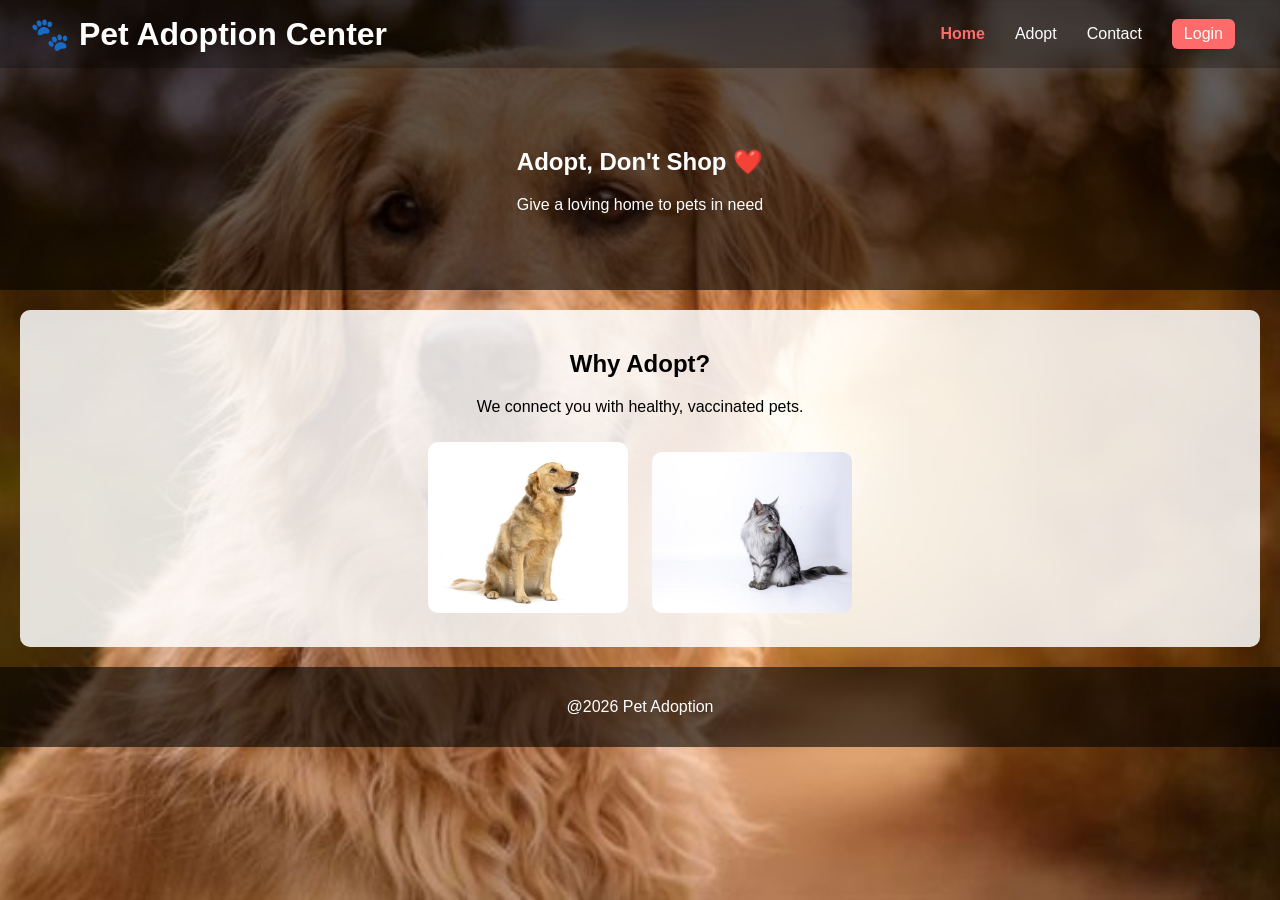
<file: index.html>
<!DOCTYPE html>
<html>
<head>
  <title>Pet Adoption</title>
  <link rel="stylesheet" href="style.css">
</head>
<body>

<header>
  <h1>🐾 Pet Adoption Center</h1>
  <nav>
    <a href="index.html" class="active">Home</a>
    <a href="pets.html">Adopt</a>
    <a href="contact.html">Contact</a>
    <a href="login.html" class="login-btn">Login</a>
  </nav>
</header>

<section class="hero">
  <h2>Adopt, Don't Shop ❤️</h2>
  <p>Give a loving home to pets in need</p>
</section>

<section class="about">
  <h2>Why Adopt?</h2>
  <p>We connect you with healthy, vaccinated pets.</p>

  <img src="dog4.jpg">
  <img src="cat2.jpg">
</section>

<footer>
  <p>@2026 Pet Adoption</p>
</footer>

</body>
</html>
</file>
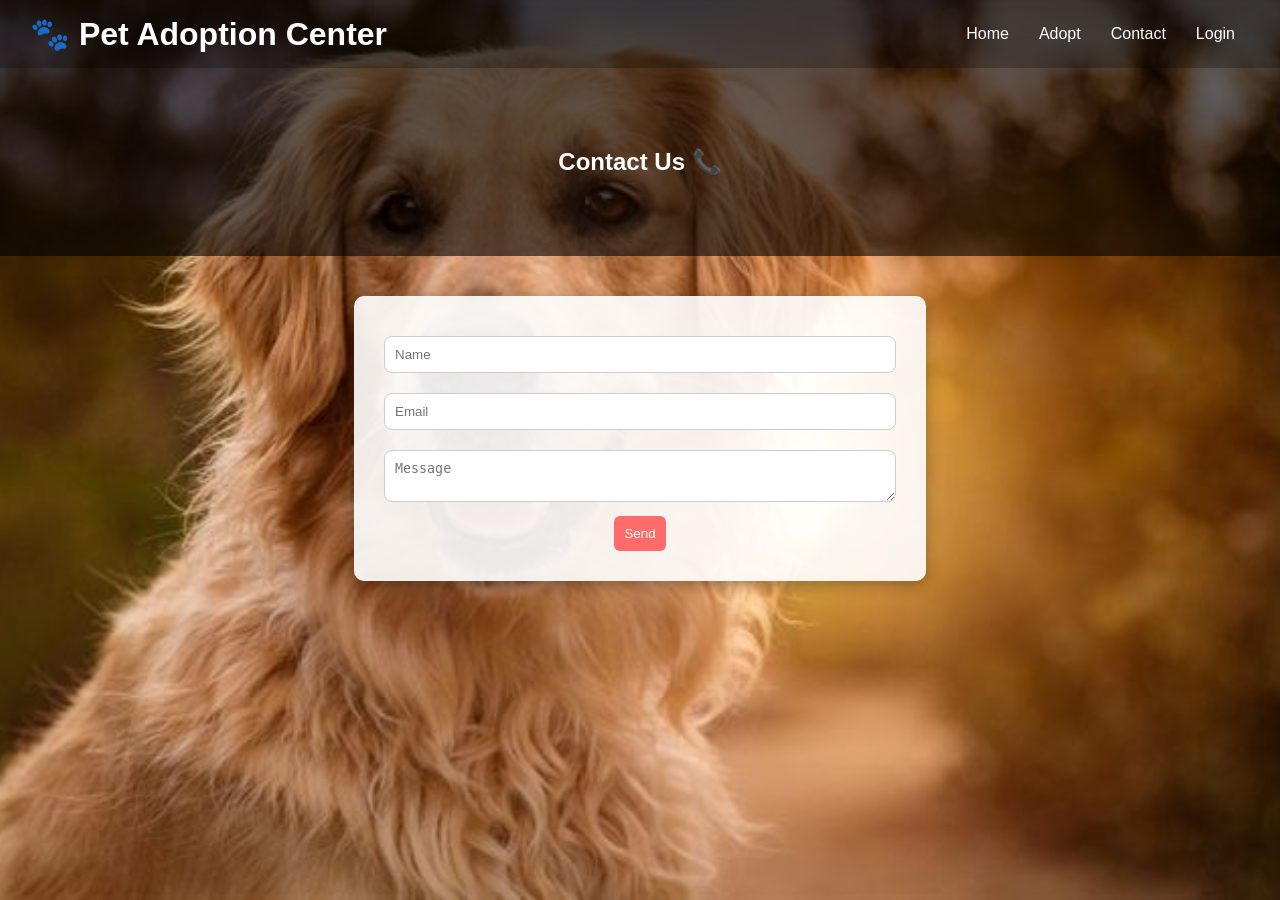
<file: contact.html>
<!DOCTYPE html>
<html>
<head>
  <title>Contact</title>
  <link rel="stylesheet" href="style.css">
</head>
<body>

<header>
  <h1>🐾 Pet Adoption Center</h1>
 <nav>
  <a href="index.html">Home</a>
  <a href="pets.html">Adopt</a>
  <a href="contact.html">Contact</a>
  <a href="login.html">Login</a>
</nav>
</header>
<section class="hero">
  <h2>Contact Us 📞</h2>
</section>

<form onsubmit="return submitForm()" class="form">
  <input type="text" placeholder="Name" required>
  <input type="email" placeholder="Email" required>
  <textarea placeholder="Message"></textarea>
  <button type="submit">Send</button>
</form>

<script src="script.js"></script>
</body>
</html>
</file>
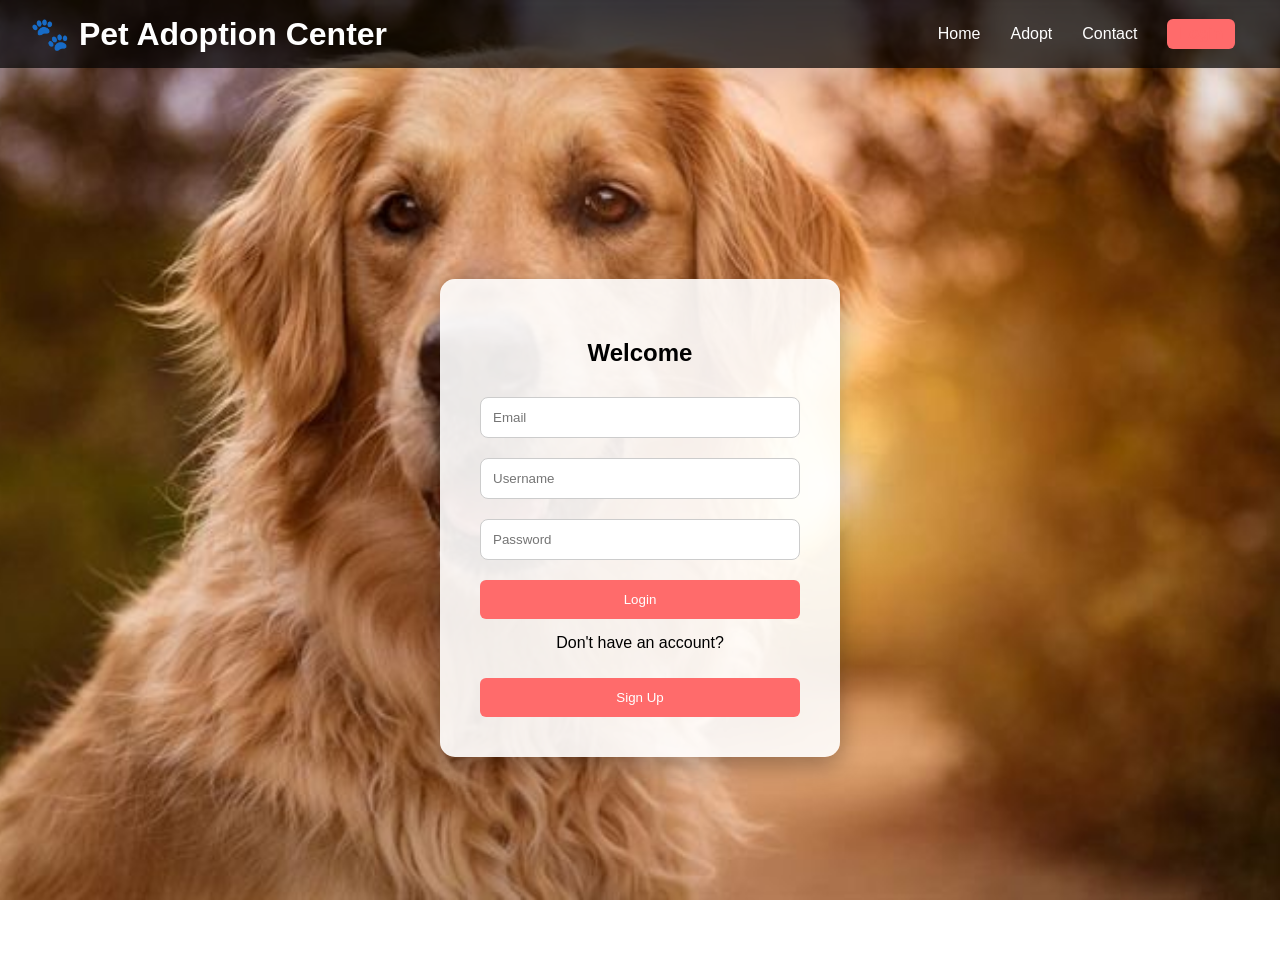
<file: login.html>
<!DOCTYPE html>
<html>
<head>
  <title>Login</title>
  <link rel="stylesheet" href="style.css">
</head>
<body>

<header>
  <h1>🐾 Pet Adoption Center</h1>
  <nav>
    <a href="index.html">Home</a>
    <a href="pets.html">Adopt</a>
    <a href="contact.html">Contact</a>
    <a href="login.html" class="active login-btn">Login</a>
  </nav>
</header>

<div class="login-container">
  <div class="login-box">
    <h2>Welcome </h2>

    <form onsubmit="return loginUser()">

      <input type="email" id="email" placeholder="Email" required>

      <input type="text" id="username" placeholder="Username" required>


      <input type="password" id="password" placeholder="Password" required>

      <button type="submit">Login</button>
    </form>

    <p style="margin-top: 15px;">Don't have an account?</p>
    <button onclick="goToSignup()">Sign Up</button>

  </div>
</div>

<script src="script.js"></script>
</body>
</html>
</file>
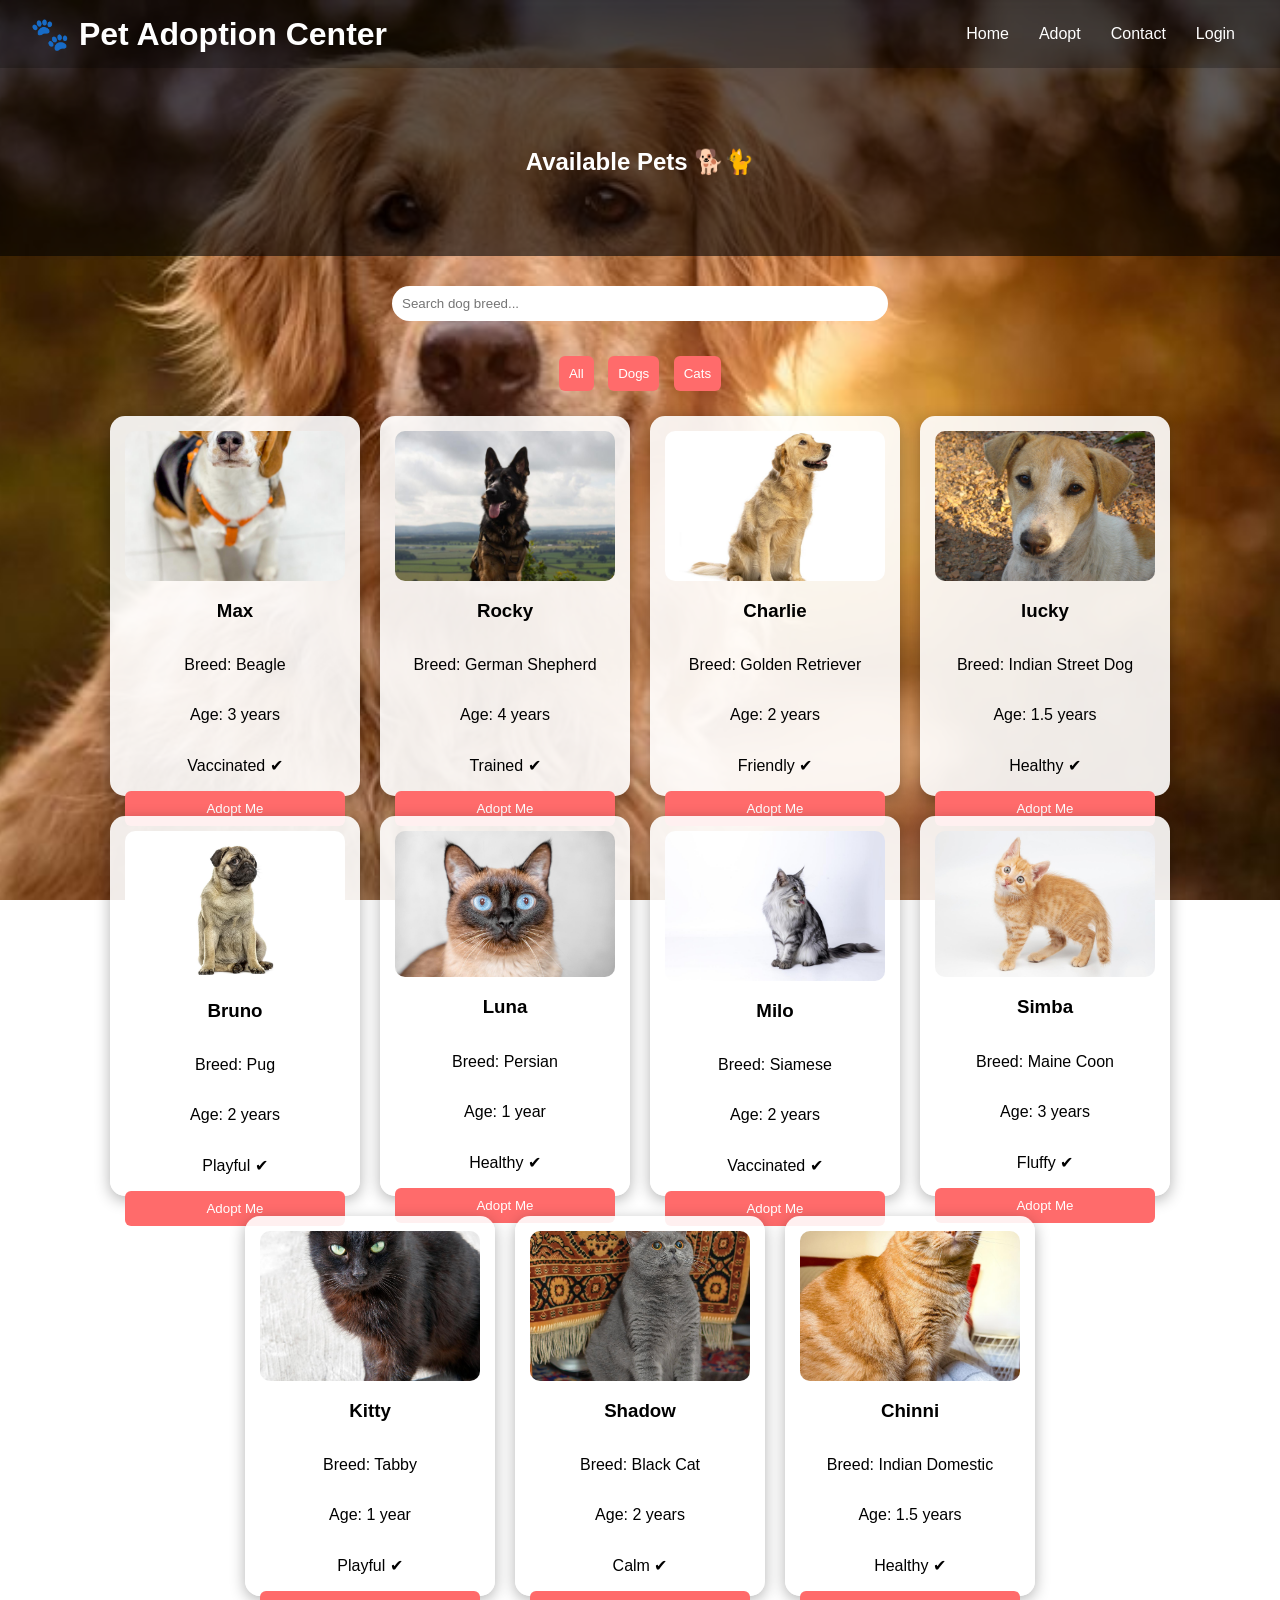
<file: pets.html>
<!DOCTYPE html>
<html>
<head>
  <title>Adopt Pets</title>
  <link rel="stylesheet" href="style.css">
</head>
<body>

<header>
  <h1>🐾 Pet Adoption Center</h1>
 <nav>
  <a href="index.html">Home</a>
  <a href="pets.html">Adopt</a>
  <a href="contact.html">Contact</a>
  <a href="login.html">Login</a>
</nav>
</header>
<section class="hero">
  <h2>Available Pets 🐕🐈</h2>
</section>
<div class="search-box">
  <input type="text" id="searchInput" placeholder="Search dog breed..." onkeyup="searchPets()">
</div>

<div class="filter">
  <button onclick="filterPets('all')">All</button>
  <button onclick="filterPets('dog')">Dogs</button>
  <button onclick="filterPets('cat')">Cats</button>
</div>

<section class="pets-container">

  

  
<div class="pet-card dog">
  <img src="dog2.jpg">
  <h3>Max</h3>
  <p>Breed: Beagle</p>
  <p>Age: 3 years</p>
  <p>Vaccinated ✔</p>
  <button onclick="adoptPet('Max')">Adopt Me</button>
</div>

<div class="pet-card dog">
  <img src="dog3.jpg">
  <h3>Rocky</h3>
  <p>Breed: German Shepherd</p>
  <p>Age: 4 years</p>
  <p>Trained ✔</p>
  <button onclick="adoptPet('Rocky')">Adopt Me</button>
</div>

<div class="pet-card dog">
  <img src="dog4.jpg">
  <h3>Charlie</h3>
  <p>Breed: Golden Retriever</p>
  <p>Age: 2 years</p>
  <p>Friendly ✔</p>
  <button onclick="adoptPet('Charlie')">Adopt Me</button>
</div>

<div class="pet-card dog">
  <img src="dog5.jpg">
  <h3>lucky</h3>
  <p>Breed: Indian Street Dog</p>
  <p>Age: 1.5 years</p>
  <p>Healthy ✔</p>
  <button onclick="adoptPet('Raju')">Adopt Me</button>
</div>

<div class="pet-card dog">
  <img src="dog6.jpg">
  <h3>Bruno</h3>
  <p>Breed: Pug</p>
  <p>Age: 2 years</p>
  <p>Playful ✔</p>
  <button onclick="adoptPet('Bruno')">Adopt Me</button>
</div>

  
  <div class="pet-card cat">
    <img src="cat1.jpg">
    <h3>Luna</h3>
    <p>Breed: Persian</p>
    <p>Age: 1 year</p>
    <p>Healthy ✔</p>
    <button onclick="adoptPet('Luna')">Adopt Me</button>
  </div>

<div class="pet-card cat">
  <img src="cat2.jpg">
  <h3>Milo</h3>
  <p>Breed: Siamese</p>
  <p>Age: 2 years</p>
  <p>Vaccinated ✔</p>
  <button onclick="adoptPet('Milo')">Adopt Me</button>
</div>

<div class="pet-card cat">
  <img src="cat3.jpg">
  <h3>Simba</h3>
  <p>Breed: Maine Coon</p>
  <p>Age: 3 years</p>
  <p>Fluffy ✔</p>
  <button onclick="adoptPet('Simba')">Adopt Me</button>
</div>

<div class="pet-card cat">
  <img src="cat4.jpg">
  <h3>Kitty</h3>
  <p>Breed: Tabby</p>
  <p>Age: 1 year</p>
  <p>Playful ✔</p>
  <button onclick="adoptPet('Kitty')">Adopt Me</button>
</div>

<div class="pet-card cat">
  <img src="cat5.jpg">
  <h3>Shadow</h3>
  <p>Breed: Black Cat</p>
  <p>Age: 2 years</p>
  <p>Calm ✔</p>
  <button onclick="adoptPet('Shadow')">Adopt Me</button>
</div>

<div class="pet-card cat">
  <img src="cat6.jpg">
  <h3>Chinni</h3>
  <p>Breed: Indian Domestic</p>
  <p>Age: 1.5 years</p>
  <p>Healthy ✔</p>
  <button onclick="adoptPet('Chinni')">Adopt Me</button>
</div>
</section>

<script src="script.js"></script>
</body>
</html>
</file>
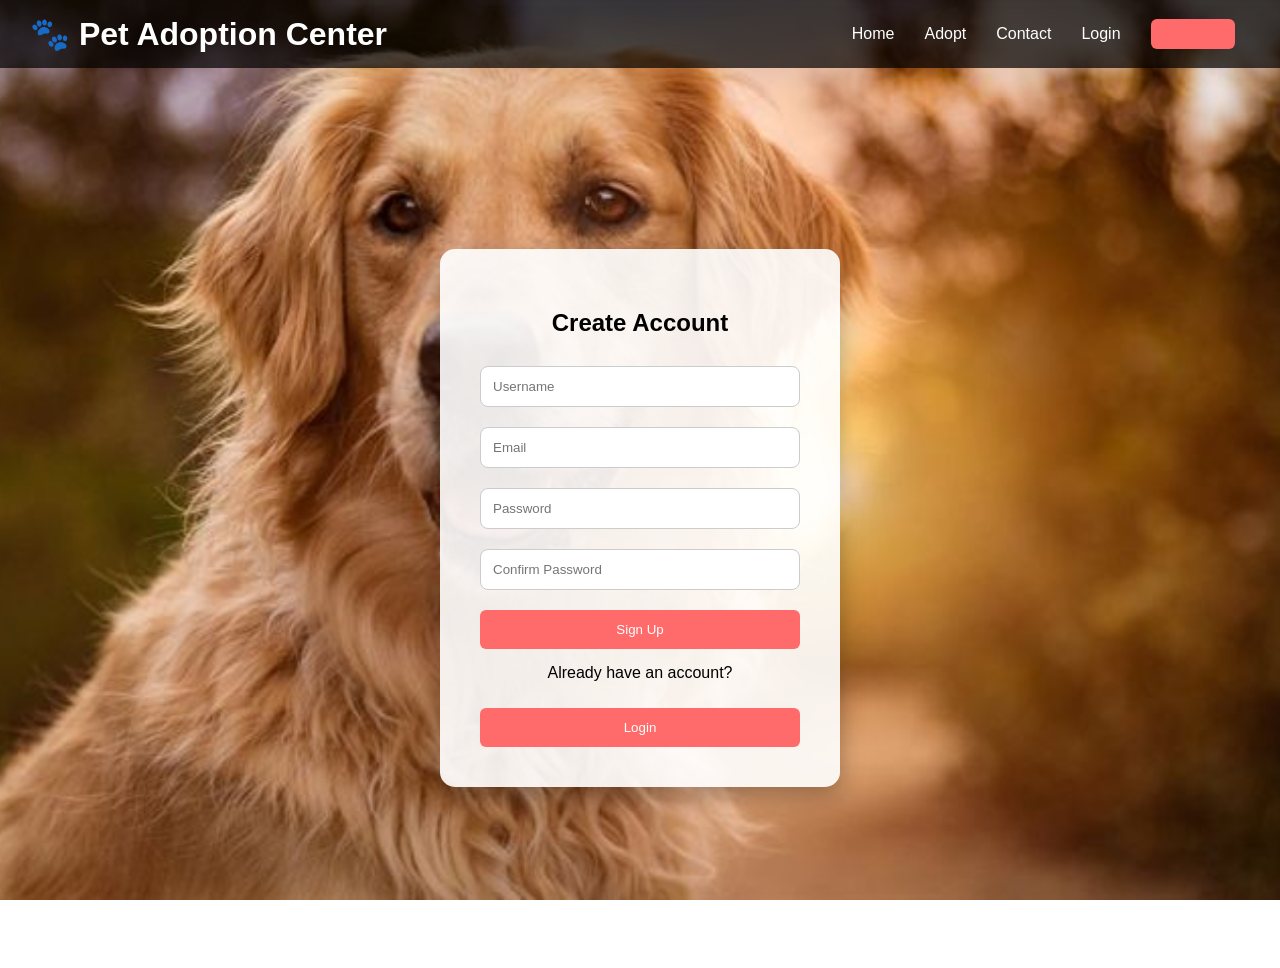
<file: signup.html>
<!DOCTYPE html>
<html>
<head>
  <title>Sign Up</title>
  <link rel="stylesheet" href="style.css">
</head>
<body>

<header>
  <h1>🐾 Pet Adoption Center</h1>
  <nav>
    <a href="index.html">Home</a>
    <a href="pets.html">Adopt</a>
    <a href="contact.html">Contact</a>
    <a href="login.html">Login</a>
    <a href="signup.html" class="active login-btn">Sign Up</a>
  </nav>
</header>

<div class="login-container">
  <div class="login-box">
    <h2>Create Account</h2>

    <form onsubmit="return signupUser()">
      <input type="text" id="name" placeholder="Username" required>
      <input type="email" id="email" placeholder="Email" required>
      <input type="password" id="password" placeholder="Password" required>
      <input type="password" id="confirmPassword" placeholder="Confirm Password" required>

      <button type="submit">Sign Up</button>
    </form>

    <p style="margin-top:15px;">Already have an account?</p>
    <a href="login.html"><button>Login</button></a>

  </div>
</div>

<script src="script.js"></script>
</body>
</html>
</file>
<file: style.css>
body {
  font-family: Arial;
  margin: 0;
  background: url("golden-retriever.jpg") no-repeat center center fixed;
  background-size: cover;
}

* {
  transition: all 0.3s ease;
}

header {
  display: flex;
  justify-content: space-between;
  align-items: center;
  padding: 15px 30px;
  background: rgba(0, 0, 0, 0.7);
  color: white;
}

header h1 {
  margin: 0;
}

nav {
  display: flex;
  align-items: center;
}

nav a {
  color: white;
  text-decoration: none;
  margin: 0 15px;
  font-size: 16px;
  position: relative;
}

nav a::after {
  content: "";
  position: absolute;
  width: 0%;
  height: 2px;
  background: #ff6b6b;
  left: 0;
  bottom: -5px;
}

nav a:hover::after {
  width: 100%;
}

nav a:hover {
  color: #ff6b6b;
}

nav a.active {
  color: #ff6b6b;
  font-weight: bold;
}

.login-btn {
  background: #ff6b6b;
  padding: 6px 12px;
  border-radius: 6px;
}

.hero {
  background: rgba(0, 0, 0, 0.6);
  color: white;
  padding: 60px;
  text-align: center;
}

.about {
  text-align: center;
  padding: 20px;
  background: rgba(255, 255, 255, 0.85);
  margin: 20px;
  border-radius: 10px;
}

.about img {
  width: 200px;
  margin: 10px;
  border-radius: 10px;
}

.filter {
  text-align: center;
  margin: 20px;
}

.filter button {
  padding: 10px;
  margin: 5px;
}

.pets-container {
  display: flex;
  justify-content: center;
  flex-wrap: wrap;
  gap: 20px;
}

.pet-card {
  background: rgba(255, 255, 255, 0.9);
  padding: 15px;
  width: 220px;
  height: 350px;
  border-radius: 15px;
  box-shadow: 0 4px 15px rgba(0,0,0,0.3);
  text-align: center;
  display: flex;
  flex-direction: column;
  justify-content: space-between;
}

.pet-card:hover {
  transform: scale(1.05);
}

.pet-card img {
  width: 100%;
  height: 150px;
  object-fit: cover;
  border-radius: 10px;
}

.pet-card button {
  margin-top: auto;
}

button {
  background: #ff6b6b;
  color: white;
  border: none;
  padding: 10px;
  cursor: pointer;
  border-radius: 6px;
}

button:hover {
  background: red;
}

.form {
  text-align: center;
  padding: 30px;
  background: rgba(255,255,255,0.9);
  width: 40%;
  margin: 40px auto;
  border-radius: 10px;
  box-shadow: 0 4px 15px rgba(0,0,0,0.3);
}

input, textarea {
  width: 100%;
  margin: 10px 0;
  padding: 10px;
  border-radius: 8px;
  border: 1px solid #ccc;
  box-sizing: border-box;
}

footer {
  text-align: center;
  color: white;
  padding: 15px;
  background: rgba(0, 0, 0, 0.6);
}

.login-container {
  height: 100vh;
  display: flex;
  justify-content: center;
  align-items: center;
}

.login-box {
  background: rgba(255, 255, 255, 0.9);
  padding: 40px;
  width: 320px;
  border-radius: 15px;
  text-align: center;
  box-shadow: 0 8px 25px rgba(0,0,0,0.3);
}

.login-box input {
  width: 100%;
  margin: 10px 0;
  padding: 12px;
  border-radius: 8px;
  border: 1px solid #ccc;
}

.login-box button {
  width: 100%;
  padding: 12px;
  margin-top: 10px;
}

.search-box {
  text-align: center;
  margin: 20px;
}

.search-box input {
  width: 40%;
  padding: 10px;
  border-radius: 20px;
  border: none;
  outline: none;
}
</file>
